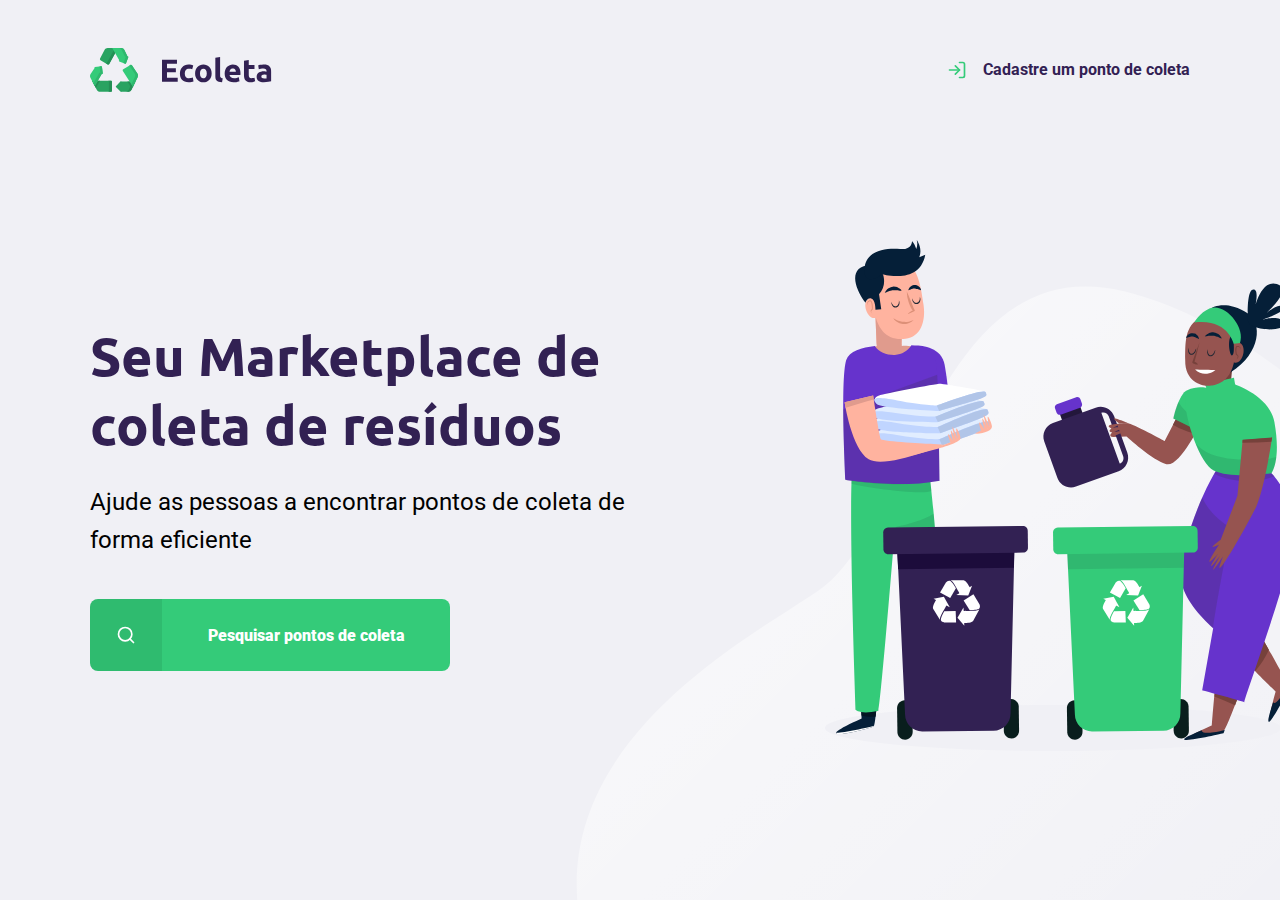
<file: index.html>
<!DOCTYPE html>
<html lang="en">
<head>
    <meta charset="UTF-8">
    <meta name="viewport" content="width=device-width, initial-scale=1.0">
    <title>Ecoleta</title>
    <link href="https://fonts.googleapis.com/css2?family=Roboto&family=Ubuntu:wght@700&display=swap" rel="stylesheet">
    <link rel="stylesheet" href="/styles/main.css">
    <link rel="stylesheet" href="/styles/home.css">
    <link rel="stylesheet" href="/styles/responsive.css">
</head>
<body>

    <div id="page-home">
        <div class="content">
            <header>
                <img src="/assets/logo.svg" alt="Logomarca">
                <a href="#"><span></span> Cadastre um ponto de coleta</a>
            </header>  
            
            <main>
                <h1>Seu Marketplace de coleta de resíduos</h1>
                <p>Ajude as pessoas a encontrar pontos de coleta de forma eficiente</p>
                <a href="#" alt="procurar postos de coleta">
                   <span></span><strong>Pesquisar pontos de coleta</strong></a>
            </main>
        
            
    
        </div>
    </div>

   
    
    
</body>
</html>
</file>
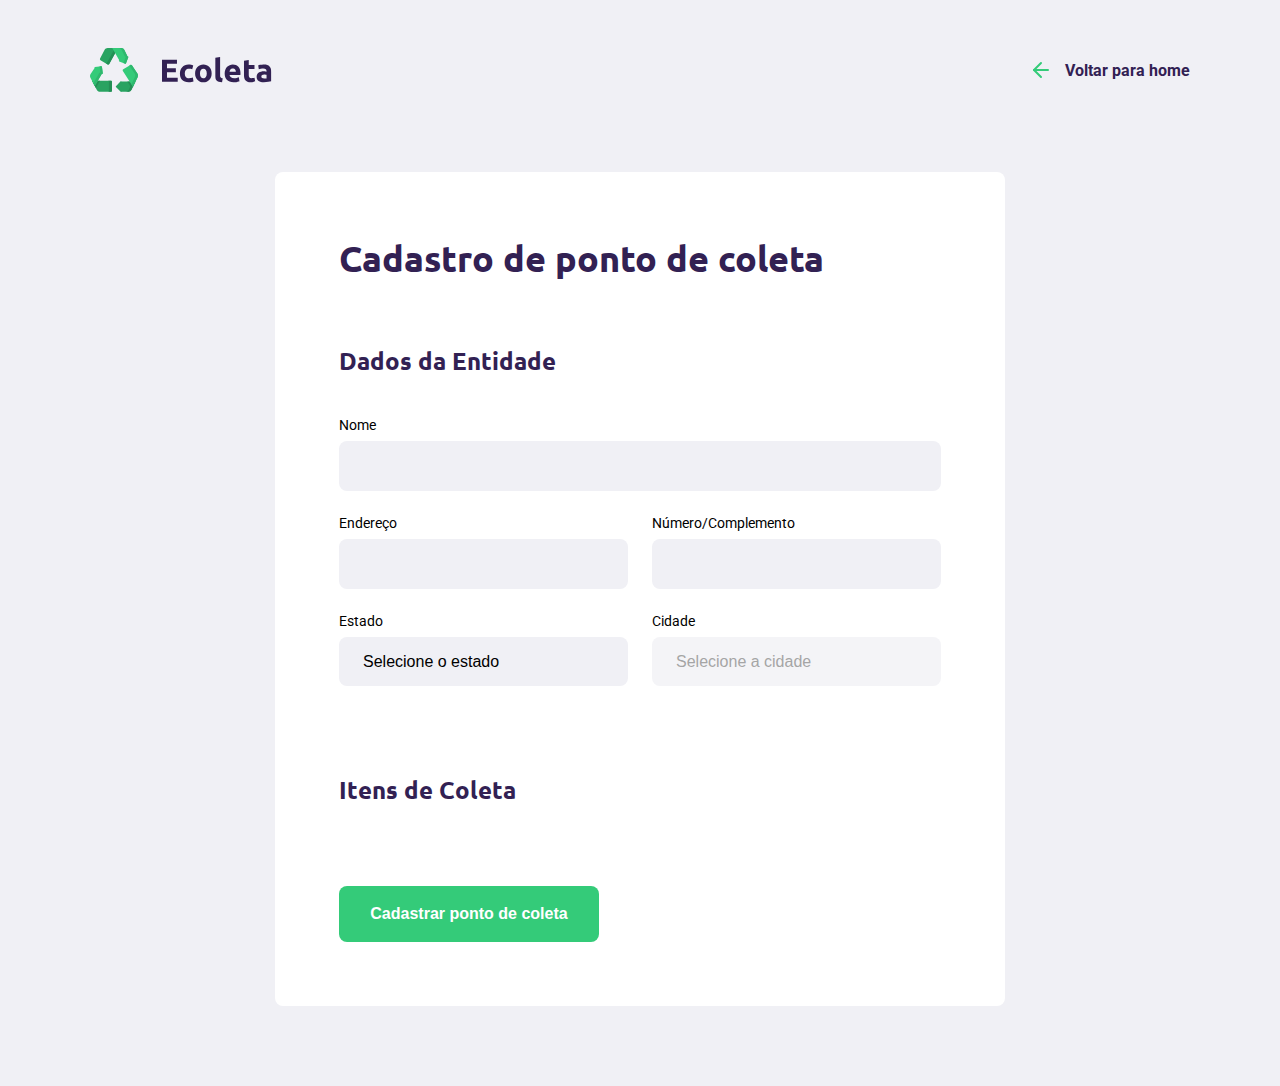
<file: create-point.html>
<!DOCTYPE html>
<html lang="en">
<head>
    <meta charset="UTF-8">
    <meta name="viewport" content="width=device-width, initial-scale=1.0">
    <title>Criar um ponto de coleta</title>
    <link href="https://fonts.googleapis.com/css2?family=Roboto&family=Ubuntu:wght@700&display=swap" rel="stylesheet">
    <link rel="stylesheet" href="/styles/main.css">
    <link rel="stylesheet" href="/styles/create-point.css">

    <link rel="stylesheet" href="/styles/responsive.css">
</head>

<body>

    <div id="page-create-point">
        <header>
            <img src="/assets/logo.svg" alt="Logomarca">
            <a href="#"><span></span> Voltar para home</a>
        </header>
        
        <form action="">
            <h1>Cadastro de ponto de coleta</h1>

            <fieldset>
                <legend>
                    <h2>Dados da Entidade</h2>
                </legend>

                <div class="field">
                    <label for="name">Nome</label>
                    <input type="text" name="name">
                </div>

                <div class="field-group">
                    <div class="field">
                        <label for="address">Endereço</label>
                        <input type="text" name="address">
                    </div>

                    <div class="field">
                        <label for="address2">Número/Complemento</label>
                        <input type="text" name="address2">
                    </div>
                </div>

                <div class="field-group">
                    <div class="field">
                        <label for="uf">Estado</label>
                        <select name="uf">
                            <option value="">Selecione o estado</option>
                        </select>

                        <input type="hidden" name="uf">
                    </div>

                    <div class="field">
                        <label for="city">Cidade</label>
                        <select name="city" disabled>
                            <option value="">Selecione a cidade</option>
                        </select>
                    </div>

                    
                </div>

            </fieldset>

            <fieldset>
                <legend><h2> Itens de Coleta</h2></legend>


            </fieldset>

            <button type="submit">Cadastrar ponto de coleta</button>
        </form>
    </div>

   
    <script src="/scripts/create-point.js"></script>
    
</body>
</html>
</file>
<file: styles/main.css>
:root {
    --title-color: #322153;
    --primary-color: #34cb79;
}
* {
    margin: 0;
    padding: 0;
    box-sizing: border-box;
}


html {
    font-family: Roboto, serif;
}

body {
    background-color: #f0f0f5;
    -webkit-font-smoothing: antialiased;
}

h1, h2, h3, h4, h5, h6 {
    font-family: Ubuntu, sans-serif;
    color: var(--title-color);
}

a {
    text-decoration: none;
}
</file>
<file: styles/home.css>
#page-home {
    height: 100vh;
    background: url('../assets/home-background.svg') no-repeat;
    background-position: 45vw bottom;
}


#page-home .content {
    width: 90%;
    height: 100%;
    max-width: 1100px;

    margin: 0 auto;
    display: flex;
    flex-direction: column;
}

#page-home header {
    margin-top: 48px;
    display: flex;
    align-items: center;
    justify-content: space-between;
}

#page-home header a {
    display: flex;
    color: var(--title-color);
    font-weight: 700;    
}

#page-home header a span {
    background-image: url('../assets/log-in.svg');
    width: 20px;
    height: 20px;

    display: flex;    
    margin-right: 16px;

}

#page-home main {   
    max-width: 560px;
    flex: 1;
    display: flex;
    flex-direction: column;
    justify-content: center;
}

#page-home h1 {
    font-size: 54px;
}

#page-home p {
    font-size: 24px;
    line-height: 38px;
    margin-top: 24px;
}

#page-home main a {
   width: 100%;
   max-width: 360px;
   background-color: var(--primary-color);
   height: 72px;
   border-radius: 8px;
   display: flex;
   align-items: center;
   margin-top: 40px;
   transition: 400ms;
   font-weight: 700;
}

#page-home main a:hover {
    background-color: #2fb86e;
}

#page-home main a span {
    width: 72px;
    height: 72px;

    border-top-left-radius: 8px;
    border-bottom-left-radius: 8px;
    background-color: rgba(0,0,0,0.08);

    display: flex;
    align-items: center;
    justify-content: center;
}

#page-home main a span::after {
    content: "";
    background-image: url('../assets/search.svg');

    width: 20px;
    height: 20px;
}

#page-home main a strong {
    color: #fff;
    flex: 1;
    text-align: center;
}
</file>
<file: styles/responsive.css>
@media (max-width: 900px) {
    #page-home {
        background-position-x: 70vw;
        
    }

    #page-home .content {
        align-items: center;
        text-align: center;
    }

    #page-home header a {
        position: absolute;
        bottom: 48px;

        left: 50%;
        transform: translateX(-50%);
    }

    #page-home main {
        align-items: center;
    }
}

@media (max-width: 1700px) {
    #page-home {
        background-position-x: 45vw;
    }
}

@media (max-height: 760px) {
    #page-home {
        background-position-y: 200px;
    }
}
</file>
<file: styles/create-point.css>
#page-create-point {
    width: 90%;
    max-width: 1100px;

    margin: 0 auto;
}

#page-create-point header {
    margin-top: 48px;

    display: flex;
    align-items: center;
    justify-content: space-between;    
}

#page-create-point header a {
    color: var(--title-color);
    font-weight: bold;
    display: flex;
    align-items: center;
}

#page-create-point header a  span {
    background-image: url('../assets/arrow-left.svg');
    display: flex;
    width: 20px;
    height: 24px;
    margin-right: 16px;
}

form {
    background-color: #fff;
    margin: 80px auto;
    padding: 64px;
    border-radius: 8px;
    max-width: 730px;
}

form h1 {
    font-size: 36px;
}

form fieldset {
    margin-top: 64px;
    border: 0;
}

form legend {
    margin-bottom: 40px ;
}

form legend h2 {
    font-size: 24px;
}

form .field {
    flex: 1;
    display: flex;
    flex-direction: column;
    margin-bottom: 24px;
}

form .field-group {
    display: flex;
}

form input, select {
    background-color: #f0f0f5;
    border: 0;
    padding: 16px 24px;
    border-radius: 8px;
    font-size: 16px;    
}

form select {
    -webkit-appearance: none;
    -moz-appearance: none;
    appearance: none;
}

form label {
    font-size: 14px;
    margin-bottom: 8px;
}

form .field-group .field + .field {
    margin-left: 24px;
}

form button {
    width: 260px;
    height: 56px;

    background-color: var(--primary-color);
    border: 0;
    border-radius: 8px;
    color: #fff;
    font-weight: 700;
    font-size: 16px;
    margin-top: 40px;
    transition: background-color 400ms;
}

form button:hover {
    background-color: #2fb86e ;
}
</file>
